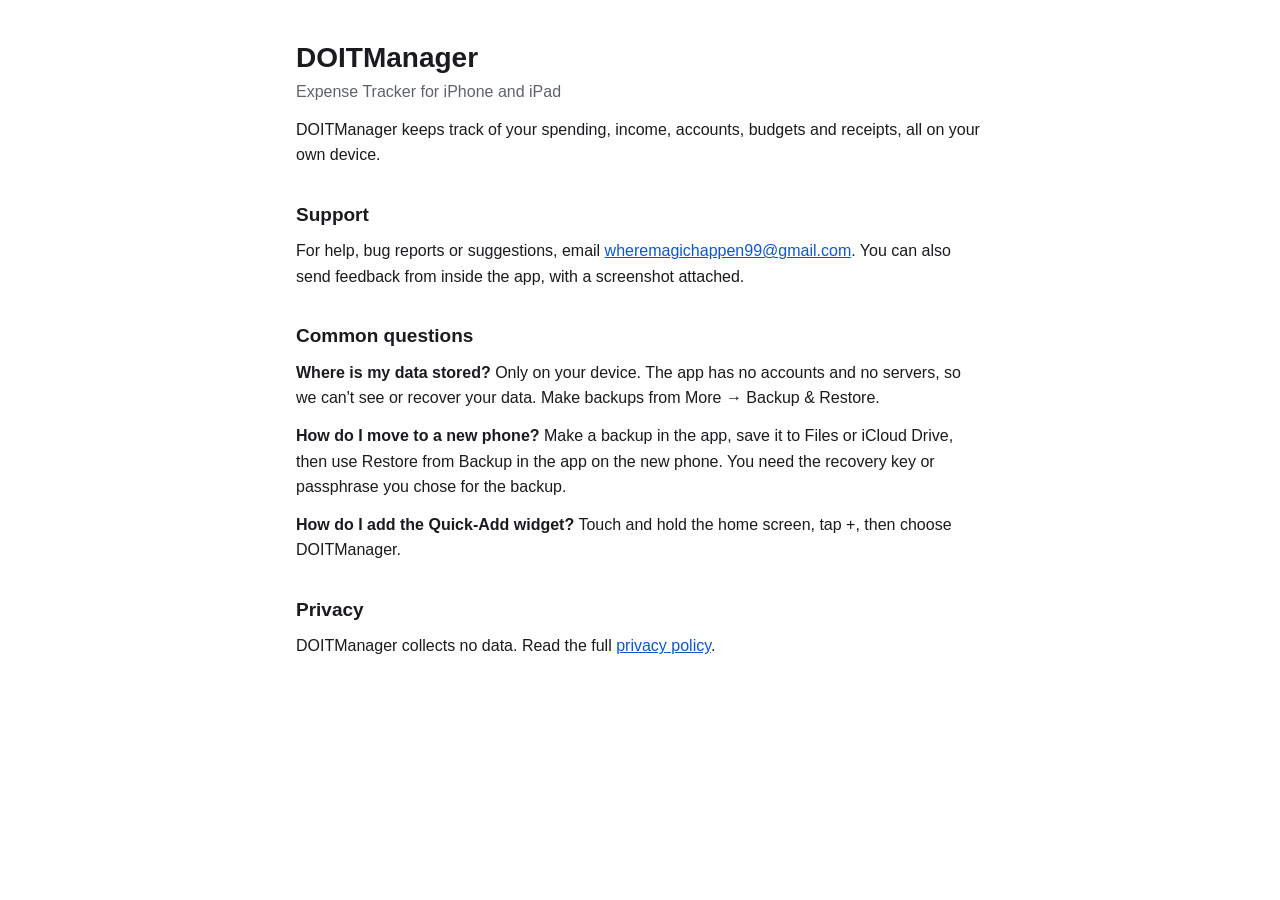
<file: index.html>
<!doctype html>
<html lang="en">
<head>
<meta charset="utf-8">
<meta name="viewport" content="width=device-width, initial-scale=1">
<title>DOITManager Support</title>
<link rel="stylesheet" href="style.css">
</head>
<body>
<main>
<h1>DOITManager</h1>
<p class="muted">Expense Tracker for iPhone and iPad</p>

<p>DOITManager keeps track of your spending, income, accounts, budgets and
receipts, all on your own device.</p>

<h2>Support</h2>
<p>For help, bug reports or suggestions, email
<a href="mailto:wheremagichappen99@gmail.com">wheremagichappen99@gmail.com</a>.
You can also send feedback from inside the app, with a screenshot attached.</p>

<h2>Common questions</h2>
<p><strong>Where is my data stored?</strong> Only on your device. The app has no
accounts and no servers, so we can't see or recover your data. Make backups
from More → Backup &amp; Restore.</p>
<p><strong>How do I move to a new phone?</strong> Make a backup in the app, save it
to Files or iCloud Drive, then use Restore from Backup in the app on the new
phone. You need the recovery key or passphrase you chose for the backup.</p>
<p><strong>How do I add the Quick-Add widget?</strong> Touch and hold the home
screen, tap +, then choose DOITManager.</p>

<h2>Privacy</h2>
<p>DOITManager collects no data. Read the full <a href="privacy.html">privacy
policy</a>.</p>
</main>
</body>
</html>
</file>
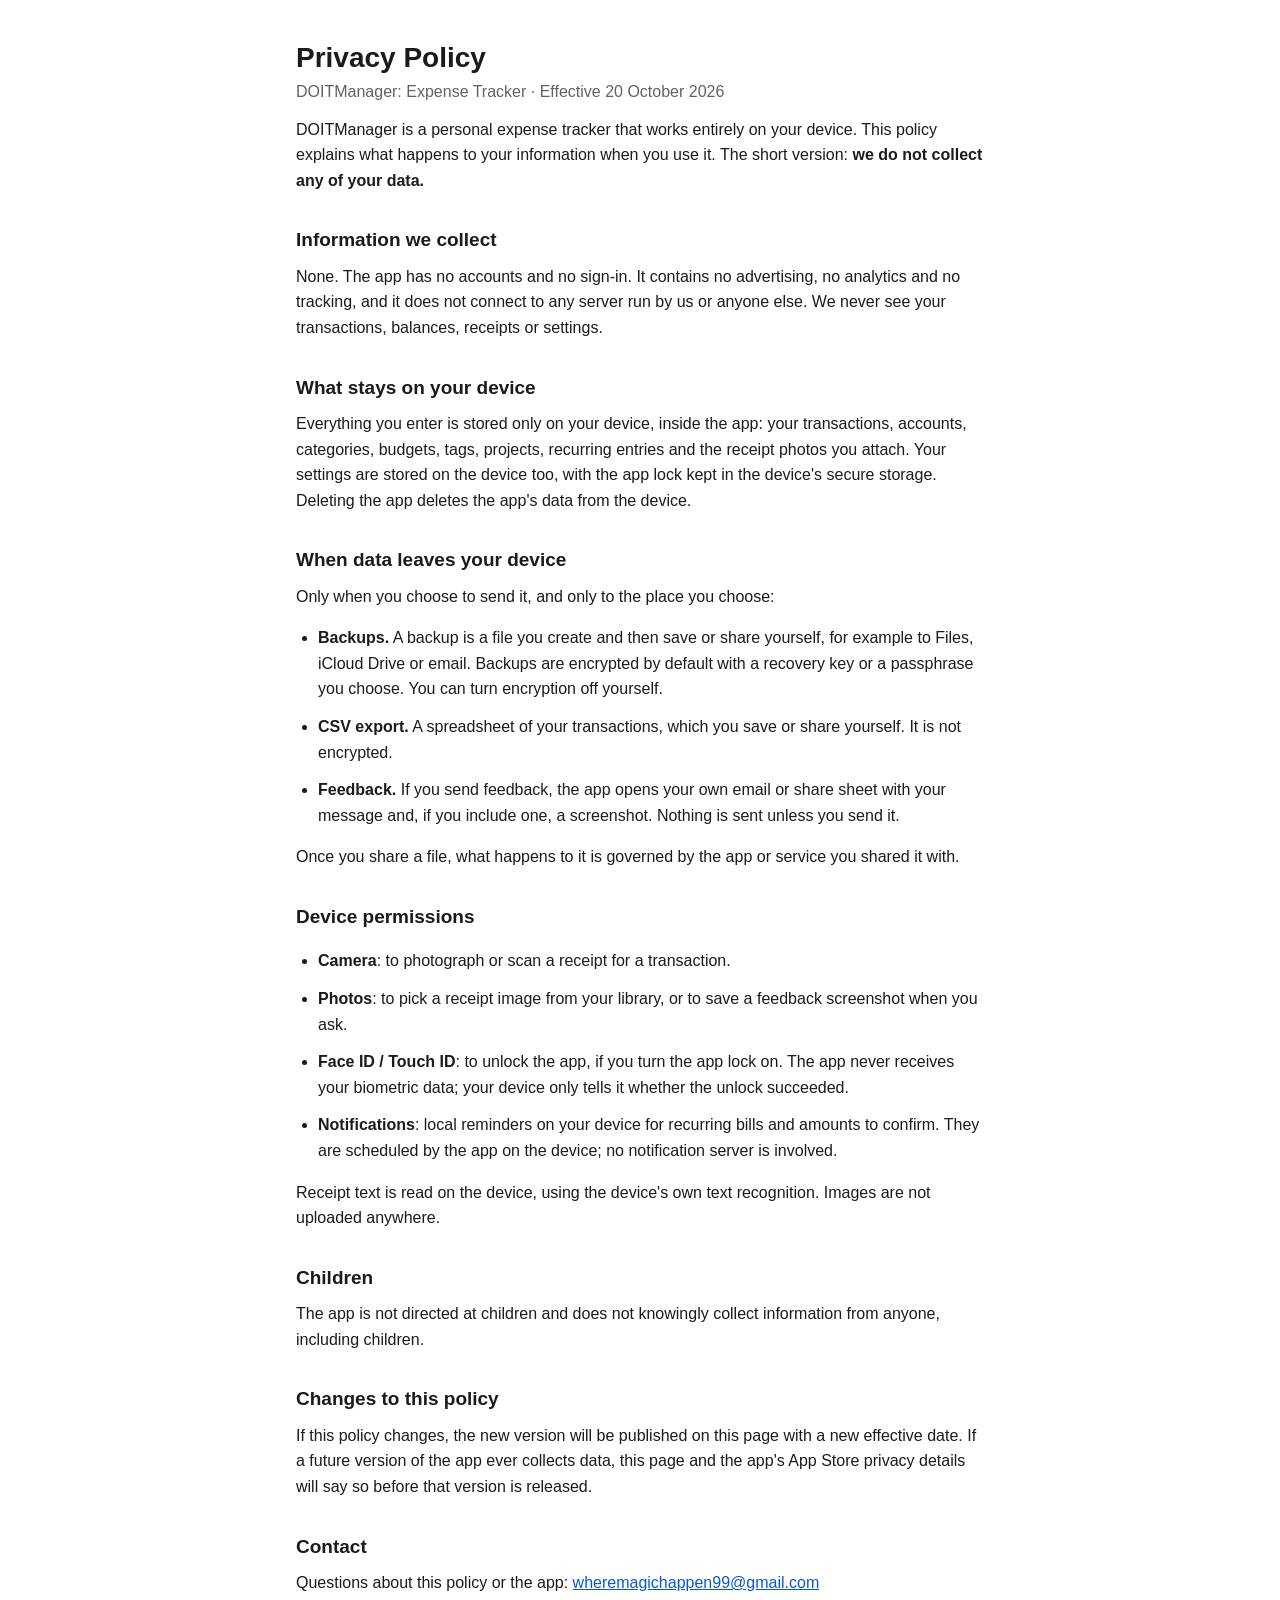
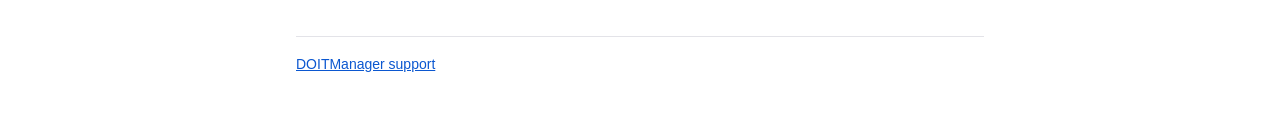
<file: privacy.html>
<!doctype html>
<html lang="en">
<head>
<meta charset="utf-8">
<meta name="viewport" content="width=device-width, initial-scale=1">
<title>DOITManager Privacy Policy</title>
<link rel="stylesheet" href="style.css">
</head>
<body>
<main>
<h1>Privacy Policy</h1>
<p class="muted">DOITManager: Expense Tracker · Effective 20 October 2026</p>

<p>DOITManager is a personal expense tracker that works entirely on your device.
This policy explains what happens to your information when you use it. The short
version: <strong>we do not collect any of your data.</strong></p>

<h2>Information we collect</h2>
<p>None. The app has no accounts and no sign-in. It contains no advertising, no
analytics and no tracking, and it does not connect to any server run by us or
anyone else. We never see your transactions, balances, receipts or settings.</p>

<h2>What stays on your device</h2>
<p>Everything you enter is stored only on your device, inside the app: your
transactions, accounts, categories, budgets, tags, projects, recurring entries
and the receipt photos you attach. Your settings are stored on the device too,
with the app lock kept in the device's secure storage. Deleting the app deletes
the app's data from the device.</p>

<h2>When data leaves your device</h2>
<p>Only when you choose to send it, and only to the place you choose:</p>
<ul>
<li><strong>Backups.</strong> A backup is a file you create and then save or share
yourself, for example to Files, iCloud Drive or email. Backups are encrypted by
default with a recovery key or a passphrase you choose. You can turn encryption
off yourself.</li>
<li><strong>CSV export.</strong> A spreadsheet of your transactions, which you save
or share yourself. It is not encrypted.</li>
<li><strong>Feedback.</strong> If you send feedback, the app opens your own email or
share sheet with your message and, if you include one, a screenshot. Nothing is
sent unless you send it.</li>
</ul>
<p>Once you share a file, what happens to it is governed by the app or service you
shared it with.</p>

<h2>Device permissions</h2>
<ul>
<li><strong>Camera</strong>: to photograph or scan a receipt for a transaction.</li>
<li><strong>Photos</strong>: to pick a receipt image from your library, or to save a
feedback screenshot when you ask.</li>
<li><strong>Face ID / Touch ID</strong>: to unlock the app, if you turn the app lock
on. The app never receives your biometric data; your device only tells it whether
the unlock succeeded.</li>
<li><strong>Notifications</strong>: local reminders on your device for recurring bills
and amounts to confirm. They are scheduled by the app on the device; no
notification server is involved.</li>
</ul>
<p>Receipt text is read on the device, using the device's own text recognition.
Images are not uploaded anywhere.</p>

<h2>Children</h2>
<p>The app is not directed at children and does not knowingly collect information
from anyone, including children.</p>

<h2>Changes to this policy</h2>
<p>If this policy changes, the new version will be published on this page with a
new effective date. If a future version of the app ever collects data, this page
and the app's App Store privacy details will say so before that version is
released.</p>

<h2>Contact</h2>
<p>Questions about this policy or the app:
<a href="mailto:wheremagichappen99@gmail.com">wheremagichappen99@gmail.com</a></p>

<footer class="muted"><a href="./">DOITManager support</a></footer>
</main>
</body>
</html>
</file>
<file: style.css>
:root { --bg: #ffffff; --fg: #1b1b1f; --muted: #5f6368; --rule: #e3e3e8; --link: #0b57d0; }
@media (prefers-color-scheme: dark) {
  :root { --bg: #121216; --fg: #ececf1; --muted: #a8abb3; --rule: #2c2c33; --link: #8ab4f8; }
}
* { box-sizing: border-box; }
body { margin: 0; background: var(--bg); color: var(--fg);
  font: 16px/1.6 -apple-system, BlinkMacSystemFont, "Segoe UI", Roboto, Helvetica, Arial, sans-serif; }
main { max-width: 720px; margin: 0 auto; padding: 40px 16px 64px; }
h1 { font-size: 28px; line-height: 1.25; margin: 0 0 4px; }
h2 { font-size: 19px; margin: 32px 0 8px; }
p, li { margin: 0 0 12px; }
ul { padding-left: 22px; }
.muted { color: var(--muted); }
a { color: var(--link); }
footer { margin-top: 40px; padding-top: 16px; border-top: 1px solid var(--rule); font-size: 14px; }
</file>
